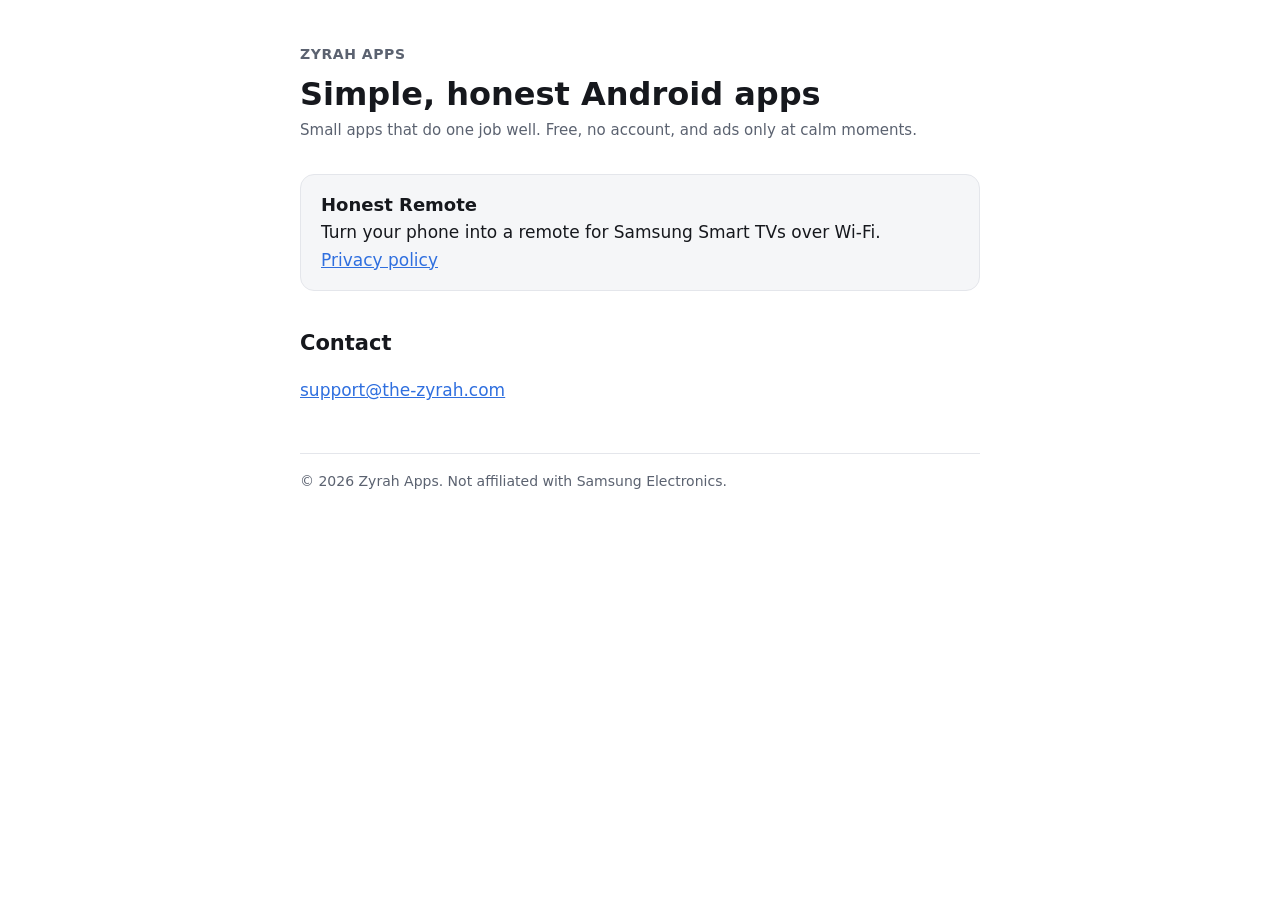
<file: index.html>
<!doctype html>
<html lang="en">
<head>
<meta charset="utf-8">
<meta name="viewport" content="width=device-width, initial-scale=1">
<title>Zyrah Apps</title>
<meta name="description" content="Simple, honest Android apps by Zyrah Apps.">
<link rel="stylesheet" href="style.css">
</head>
<body>
<main>
<header>
  <span class="brand">Zyrah Apps</span>
  <h1>Simple, honest Android apps</h1>
  <p class="meta">Small apps that do one job well. Free, no account, and ads only at calm moments.</p>
</header>

<ul class="apps">
  <li>
    <strong>Honest Remote</strong><br>
    Turn your phone into a remote for Samsung Smart TVs over Wi-Fi.<br>
    <a href="tvremote/privacy.html">Privacy policy</a>
  </li>
</ul>

<h2>Contact</h2>
<p><a href="mailto:support@the-zyrah.com">support@the-zyrah.com</a></p>

<footer>© 2026 Zyrah Apps. Not affiliated with Samsung Electronics.</footer>
</main>
</body>
</html>
</file>
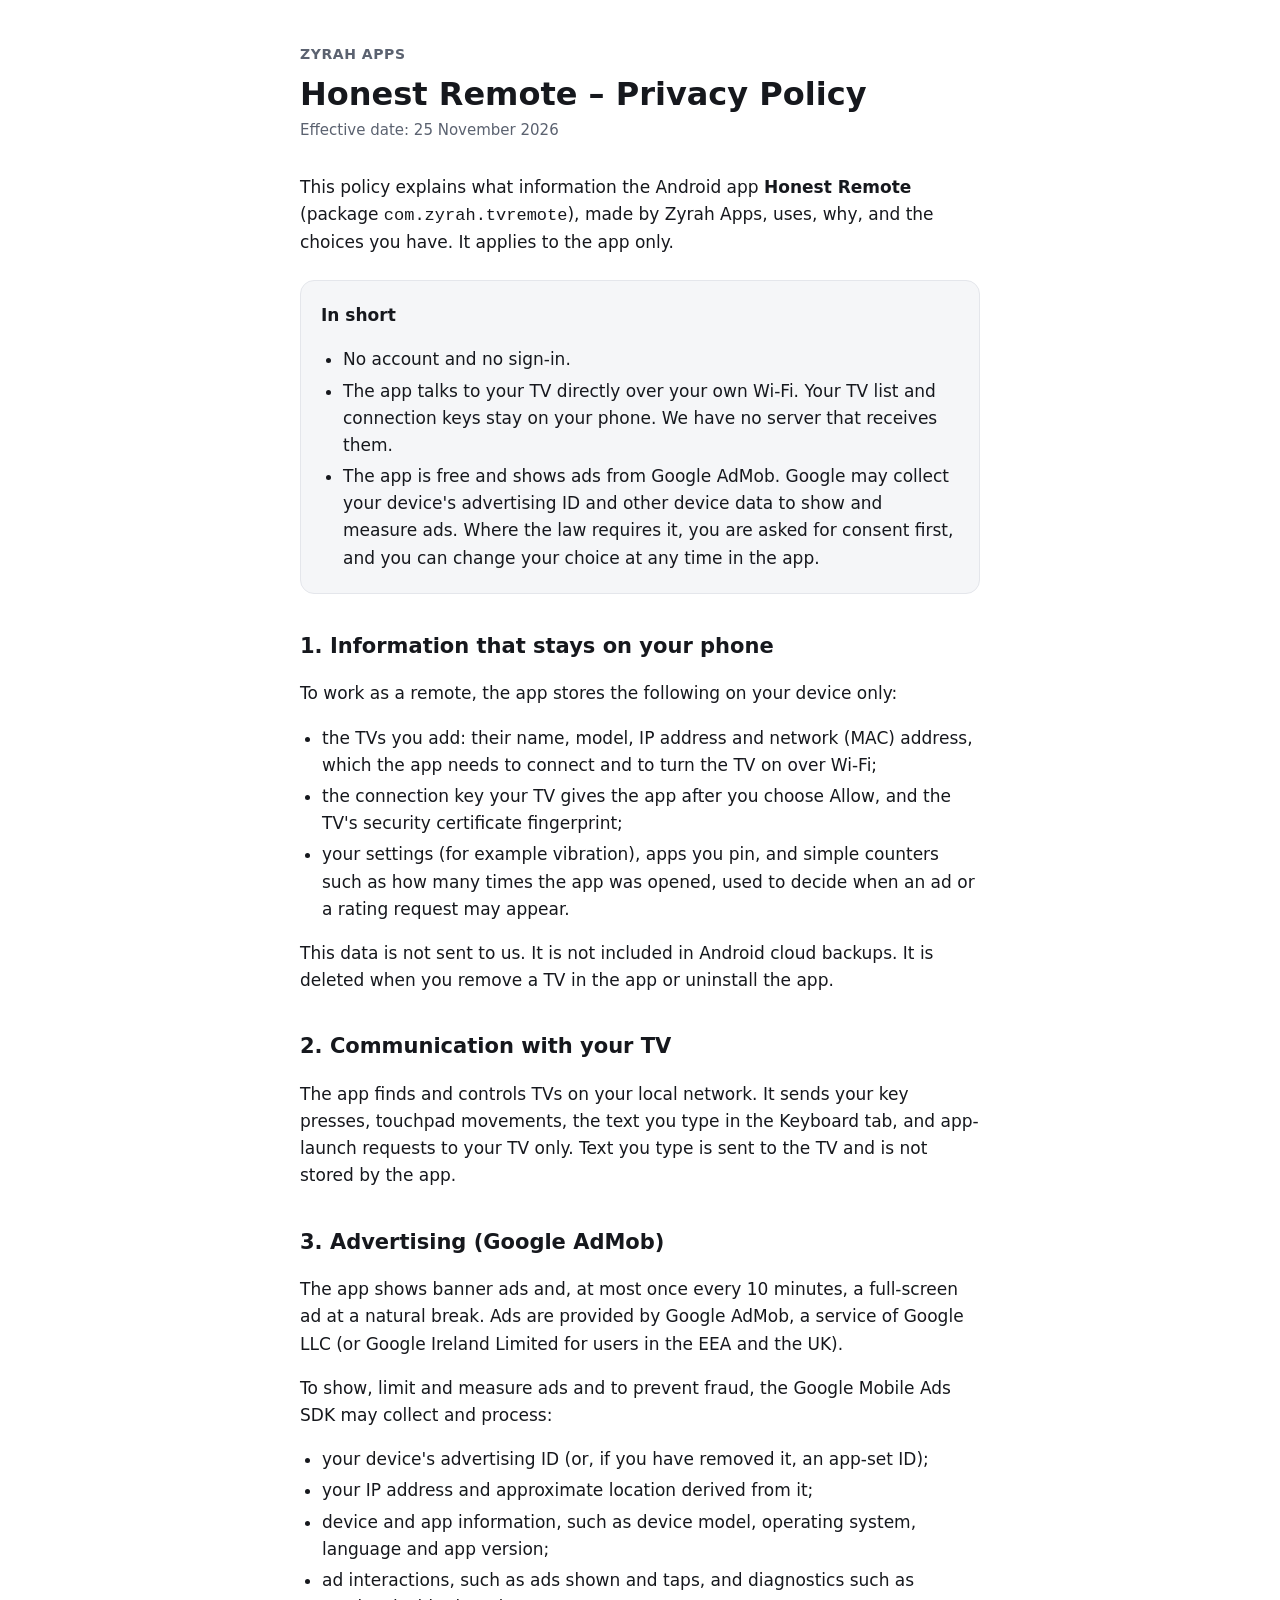
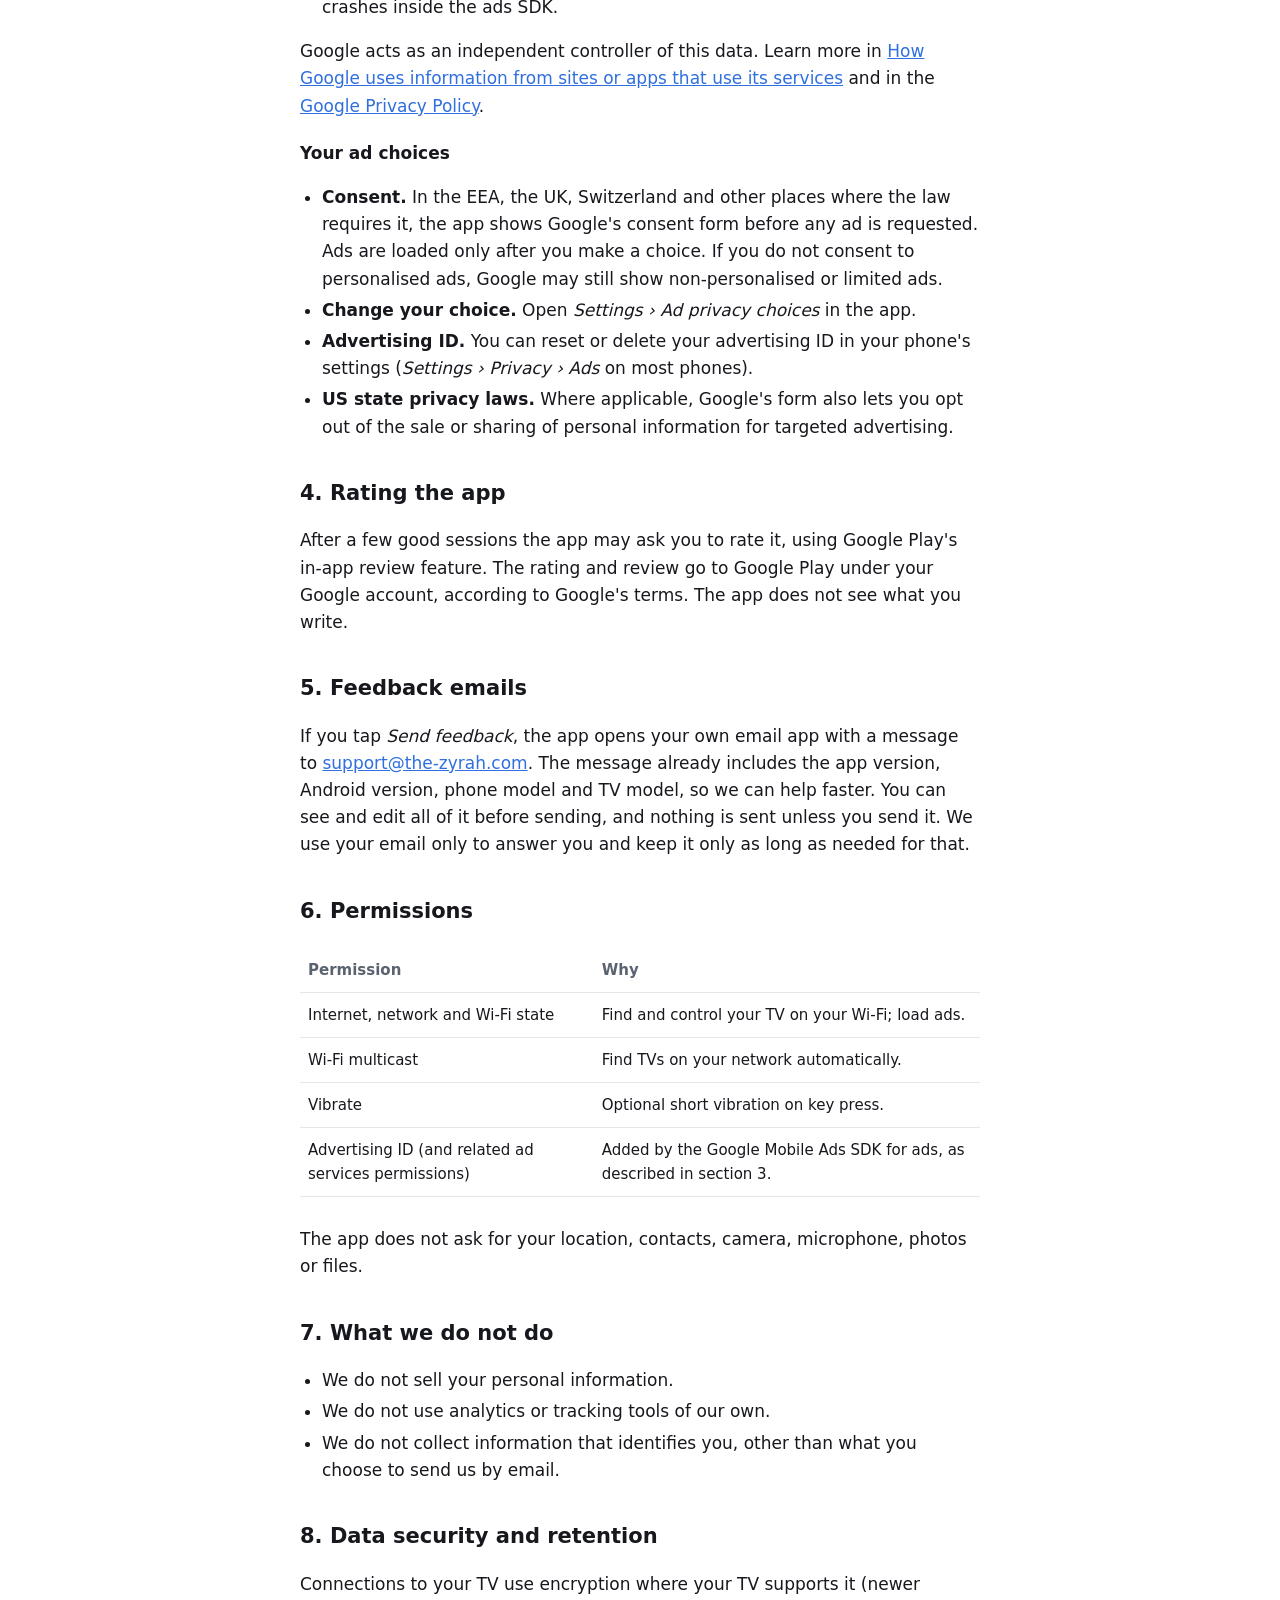
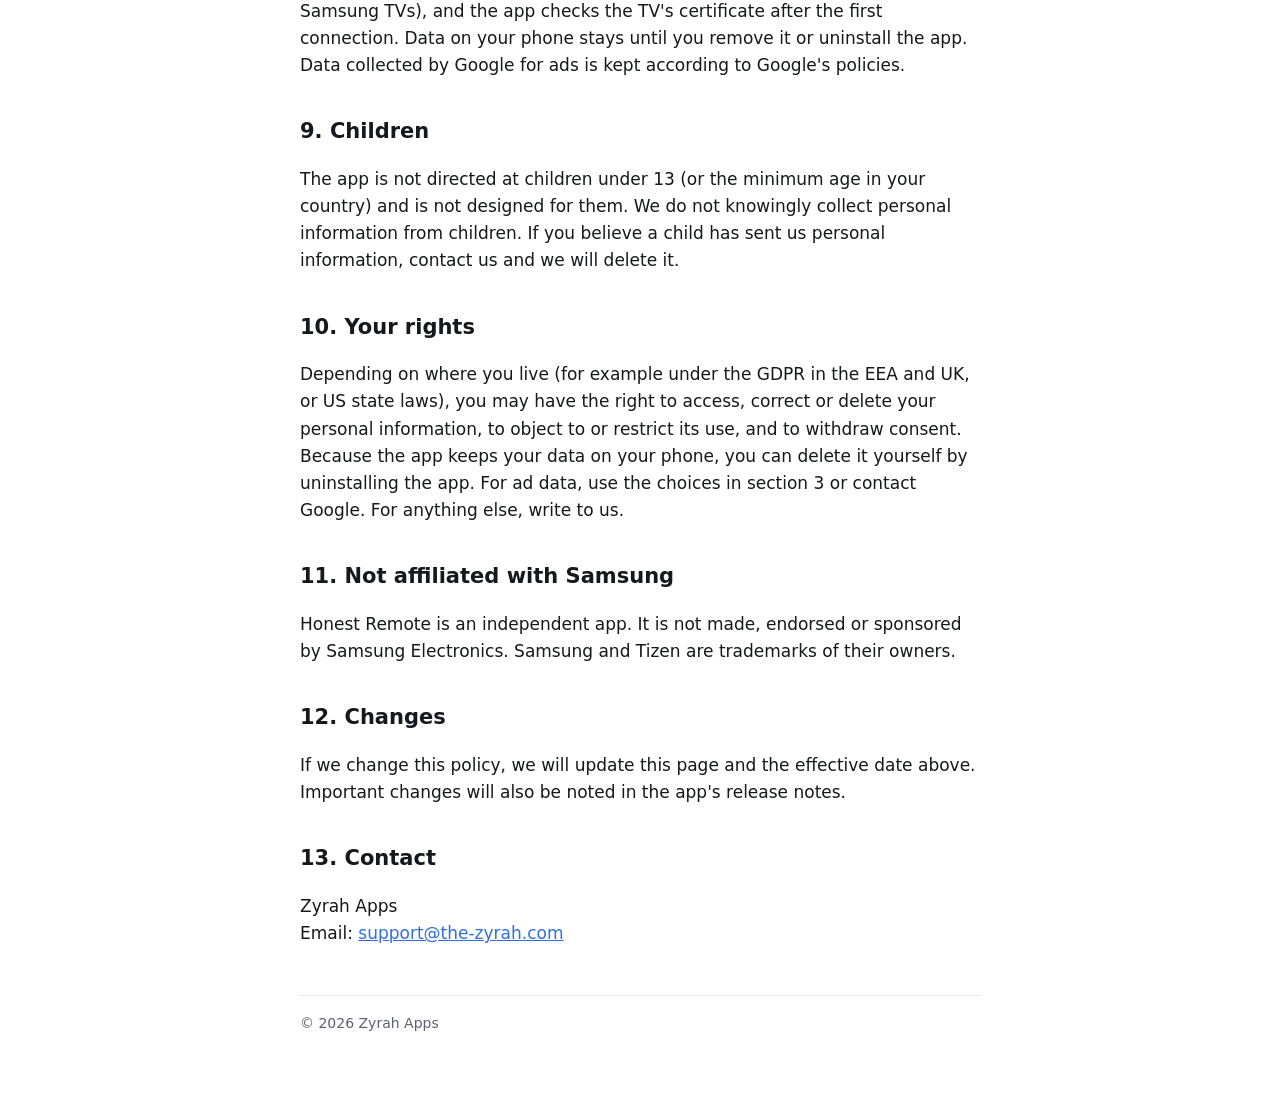
<file: tvremote/privacy.html>
<!doctype html>
<html lang="en">
<head>
<meta charset="utf-8">
<meta name="viewport" content="width=device-width, initial-scale=1">
<title>Honest Remote – Privacy Policy</title>
<meta name="description" content="Privacy policy for the Honest Remote app for Samsung Smart TVs by Zyrah Apps.">
<link rel="stylesheet" href="../style.css">
</head>
<body>
<main>
<header>
  <a class="brand" href="../">Zyrah Apps</a>
  <h1>Honest Remote – Privacy Policy</h1>
  <p class="meta">Effective date: 25 November 2026</p>
</header>

<p>This policy explains what information the Android app <strong>Honest Remote</strong> (package <code>com.zyrah.tvremote</code>), made by Zyrah Apps, uses, why, and the choices you have. It applies to the app only.</p>

<div class="summary">
  <p><strong>In short</strong></p>
  <ul>
    <li>No account and no sign-in.</li>
    <li>The app talks to your TV directly over your own Wi-Fi. Your TV list and connection keys stay on your phone. We have no server that receives them.</li>
    <li>The app is free and shows ads from Google AdMob. Google may collect your device's advertising ID and other device data to show and measure ads. Where the law requires it, you are asked for consent first, and you can change your choice at any time in the app.</li>
  </ul>
</div>

<h2>1. Information that stays on your phone</h2>
<p>To work as a remote, the app stores the following on your device only:</p>
<ul>
  <li>the TVs you add: their name, model, IP address and network (MAC) address, which the app needs to connect and to turn the TV on over Wi-Fi;</li>
  <li>the connection key your TV gives the app after you choose Allow, and the TV's security certificate fingerprint;</li>
  <li>your settings (for example vibration), apps you pin, and simple counters such as how many times the app was opened, used to decide when an ad or a rating request may appear.</li>
</ul>
<p>This data is not sent to us. It is not included in Android cloud backups. It is deleted when you remove a TV in the app or uninstall the app.</p>

<h2>2. Communication with your TV</h2>
<p>The app finds and controls TVs on your local network. It sends your key presses, touchpad movements, the text you type in the Keyboard tab, and app-launch requests to your TV only. Text you type is sent to the TV and is not stored by the app.</p>

<h2>3. Advertising (Google AdMob)</h2>
<p>The app shows banner ads and, at most once every 10 minutes, a full-screen ad at a natural break. Ads are provided by Google AdMob, a service of Google LLC (or Google Ireland Limited for users in the EEA and the UK).</p>
<p>To show, limit and measure ads and to prevent fraud, the Google Mobile Ads SDK may collect and process:</p>
<ul>
  <li>your device's advertising ID (or, if you have removed it, an app-set ID);</li>
  <li>your IP address and approximate location derived from it;</li>
  <li>device and app information, such as device model, operating system, language and app version;</li>
  <li>ad interactions, such as ads shown and taps, and diagnostics such as crashes inside the ads SDK.</li>
</ul>
<p>Google acts as an independent controller of this data. Learn more in <a href="https://policies.google.com/technologies/partner-sites">How Google uses information from sites or apps that use its services</a> and in the <a href="https://policies.google.com/privacy">Google Privacy Policy</a>.</p>

<h3>Your ad choices</h3>
<ul>
  <li><strong>Consent.</strong> In the EEA, the UK, Switzerland and other places where the law requires it, the app shows Google's consent form before any ad is requested. Ads are loaded only after you make a choice. If you do not consent to personalised ads, Google may still show non-personalised or limited ads.</li>
  <li><strong>Change your choice.</strong> Open <em>Settings › Ad privacy choices</em> in the app.</li>
  <li><strong>Advertising ID.</strong> You can reset or delete your advertising ID in your phone's settings (<em>Settings › Privacy › Ads</em> on most phones).</li>
  <li><strong>US state privacy laws.</strong> Where applicable, Google's form also lets you opt out of the sale or sharing of personal information for targeted advertising.</li>
</ul>

<h2>4. Rating the app</h2>
<p>After a few good sessions the app may ask you to rate it, using Google Play's in-app review feature. The rating and review go to Google Play under your Google account, according to Google's terms. The app does not see what you write.</p>

<h2>5. Feedback emails</h2>
<p>If you tap <em>Send feedback</em>, the app opens your own email app with a message to <a href="mailto:support@the-zyrah.com">support@the-zyrah.com</a>. The message already includes the app version, Android version, phone model and TV model, so we can help faster. You can see and edit all of it before sending, and nothing is sent unless you send it. We use your email only to answer you and keep it only as long as needed for that.</p>

<h2>6. Permissions</h2>
<div class="wrap">
<table>
  <tr><th>Permission</th><th>Why</th></tr>
  <tr><td>Internet, network and Wi-Fi state</td><td>Find and control your TV on your Wi-Fi; load ads.</td></tr>
  <tr><td>Wi-Fi multicast</td><td>Find TVs on your network automatically.</td></tr>
  <tr><td>Vibrate</td><td>Optional short vibration on key press.</td></tr>
  <tr><td>Advertising ID (and related ad services permissions)</td><td>Added by the Google Mobile Ads SDK for ads, as described in section 3.</td></tr>
</table>
</div>
<p>The app does not ask for your location, contacts, camera, microphone, photos or files.</p>

<h2>7. What we do not do</h2>
<ul>
  <li>We do not sell your personal information.</li>
  <li>We do not use analytics or tracking tools of our own.</li>
  <li>We do not collect information that identifies you, other than what you choose to send us by email.</li>
</ul>

<h2>8. Data security and retention</h2>
<p>Connections to your TV use encryption where your TV supports it (newer Samsung TVs), and the app checks the TV's certificate after the first connection. Data on your phone stays until you remove it or uninstall the app. Data collected by Google for ads is kept according to Google's policies.</p>

<h2>9. Children</h2>
<p>The app is not directed at children under 13 (or the minimum age in your country) and is not designed for them. We do not knowingly collect personal information from children. If you believe a child has sent us personal information, contact us and we will delete it.</p>

<h2>10. Your rights</h2>
<p>Depending on where you live (for example under the GDPR in the EEA and UK, or US state laws), you may have the right to access, correct or delete your personal information, to object to or restrict its use, and to withdraw consent. Because the app keeps your data on your phone, you can delete it yourself by uninstalling the app. For ad data, use the choices in section 3 or contact Google. For anything else, write to us.</p>

<h2>11. Not affiliated with Samsung</h2>
<p>Honest Remote is an independent app. It is not made, endorsed or sponsored by Samsung Electronics. Samsung and Tizen are trademarks of their owners.</p>

<h2>12. Changes</h2>
<p>If we change this policy, we will update this page and the effective date above. Important changes will also be noted in the app's release notes.</p>

<h2>13. Contact</h2>
<p>Zyrah Apps<br>Email: <a href="mailto:support@the-zyrah.com">support@the-zyrah.com</a></p>

<footer>© 2026 Zyrah Apps</footer>
</main>
</body>
</html>
</file>
<file: style.css>
:root {
  --bg: #ffffff;
  --text: #16181d;
  --muted: #5b6270;
  --line: #e4e6eb;
  --accent: #2f6fdf;
  --card: #f5f6f8;
}
@media (prefers-color-scheme: dark) {
  :root {
    --bg: #0e1015;
    --text: #e8eaef;
    --muted: #9aa1ad;
    --line: #262a33;
    --accent: #7aa7ff;
    --card: #161921;
  }
}
* { box-sizing: border-box; }
html { -webkit-text-size-adjust: 100%; }
body {
  margin: 0;
  background: var(--bg);
  color: var(--text);
  font: 17px/1.6 system-ui, -apple-system, "Segoe UI", Roboto, sans-serif;
}
main { max-width: 720px; margin: 0 auto; padding: 40px 20px 64px; }
header { margin-bottom: 32px; }
.brand { font-size: 14px; font-weight: 600; letter-spacing: .04em; text-transform: uppercase; color: var(--muted); text-decoration: none; }
h1 { font-size: 32px; line-height: 1.2; margin: 8px 0 4px; }
h2 { font-size: 21px; margin: 36px 0 8px; }
h3 { font-size: 17px; margin: 20px 0 4px; }
p, li { color: var(--text); }
.meta { color: var(--muted); font-size: 15px; margin: 0; }
a { color: var(--accent); }
ul { padding-left: 22px; }
li { margin: 4px 0; }
.summary { background: var(--card); border: 1px solid var(--line); border-radius: 14px; padding: 4px 20px; margin: 24px 0; }
table { width: 100%; border-collapse: collapse; margin: 12px 0; font-size: 15px; }
th, td { text-align: left; vertical-align: top; padding: 10px 8px; border-bottom: 1px solid var(--line); }
th { color: var(--muted); font-weight: 600; }
.wrap { overflow-x: auto; }
.apps { list-style: none; padding: 0; }
.apps li { background: var(--card); border: 1px solid var(--line); border-radius: 14px; padding: 16px 20px; margin: 12px 0; }
.apps strong { font-size: 18px; }
footer { margin-top: 48px; padding-top: 16px; border-top: 1px solid var(--line); color: var(--muted); font-size: 14px; }
</file>
